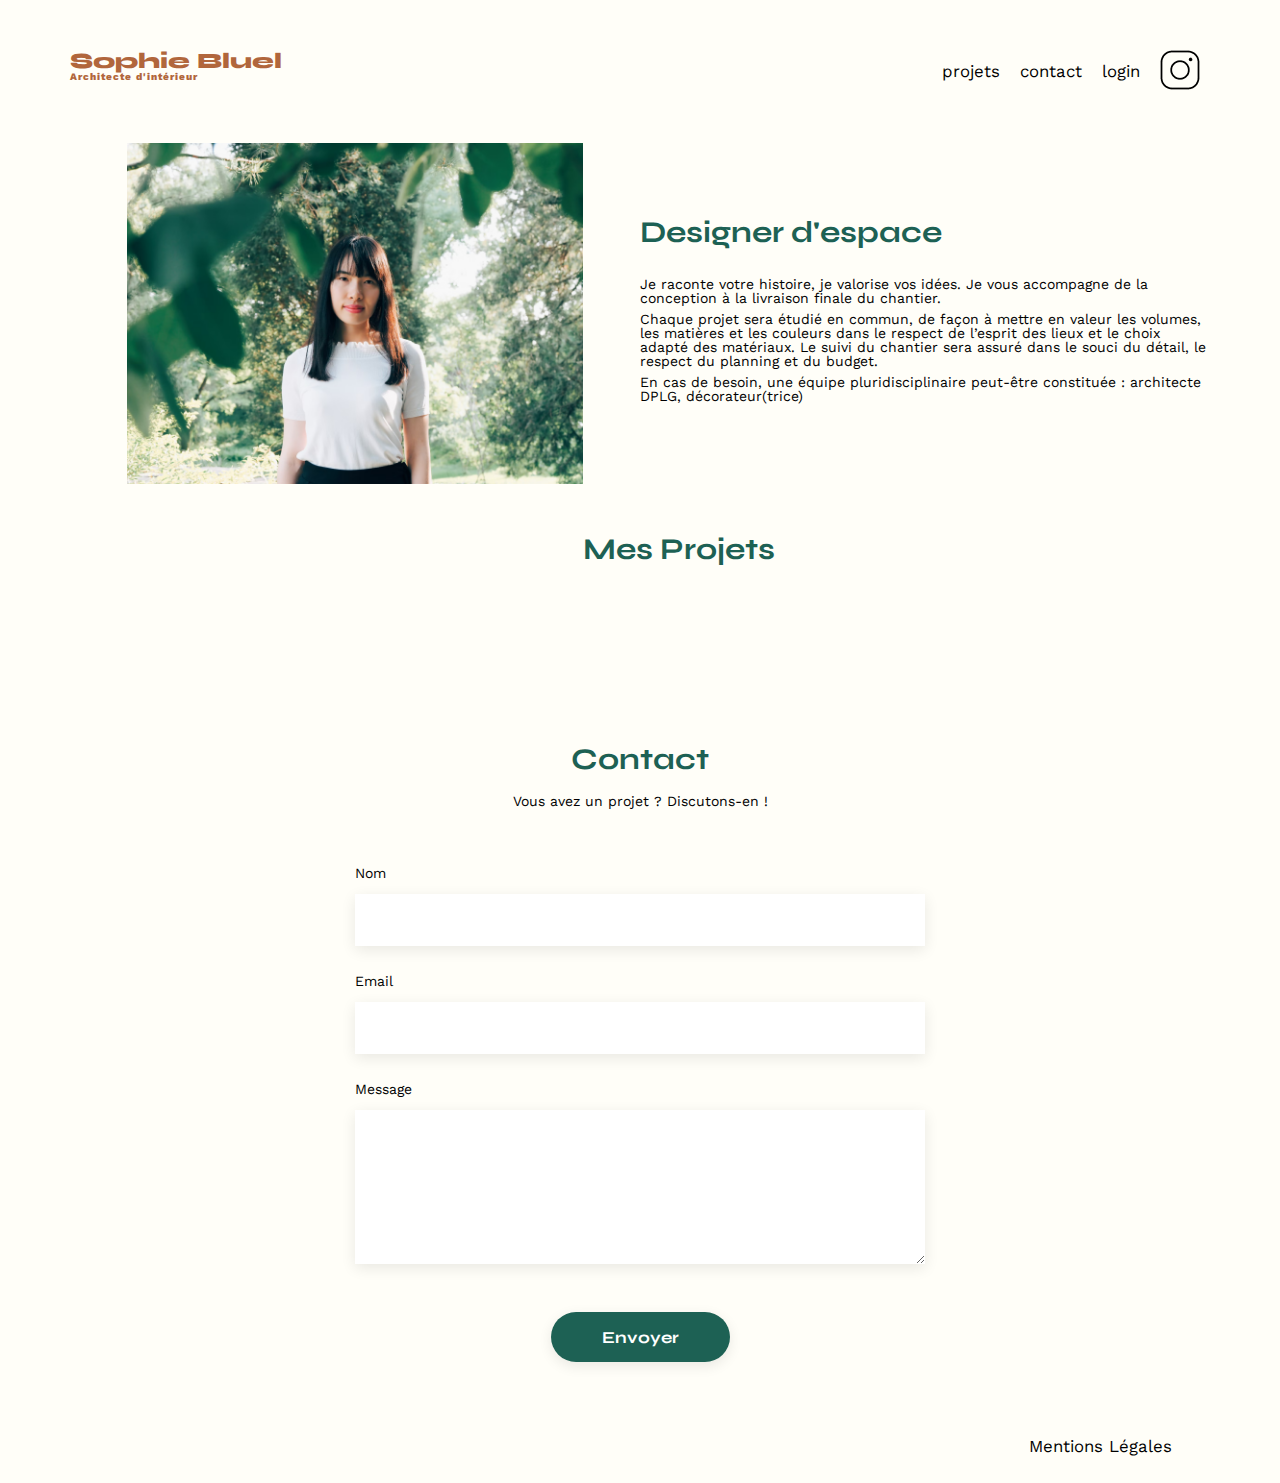
<file: FrontEnd/index.html>
<!DOCTYPE html>
<html lang="fr">
<head>
	<meta charset="UTF-8">
	<title>Sophie Bluel - Architecte d'intérieur</title>
	<meta name="viewport" content="width=device-width, initial-scale=1.0">
	<link rel="preconnect" href="https://fonts.googleapis.com">
	<link rel="preconnect" href="https://fonts.gstatic.com" crossorigin>
	<link href="https://fonts.googleapis.com/css2?family=Syne:wght@700;800&family=Work+Sans&display=swap" rel="stylesheet">
	<link rel="stylesheet" href="https://cdnjs.cloudflare.com/ajax/libs/font-awesome/6.3.0/css/all.min.css">
	<meta name="description" content="portfolio">
	<link rel="stylesheet" href="./assets/style.css">
	
	

</head>
<body>
	<!--banniere-->
	<div id="editBanner" class="edit-banner">
        <p id="openModal" class="icon-banner"><i class="fa-regular fa-pen-to-square" aria-hidden="true"></i> Mode Edition</p>
    </div>
	<!--header navigation-->
<header>
	<h1>Sophie Bluel <span>Architecte d'intérieur</span></h1>
        <nav>
            <ul>
                <li><a href="#portfolio">projets</a></li>
                <li><a href="#contact">contact</a></li>
                <li id="login-link" class="login-link"><a href="./login.html">login</a></li>
                <li id="logout-link" class="logout"><a href="#">logout</a></li>
                <li><img src="./assets/icons/instagram.png" alt="Instagram"></li>
            </ul>
        </nav>
</header>
<!--introduction-->
<main>
	<div id="introduction">
		<figure>
			<img src="./assets/images/sophie-bluel.png" alt="">
		</figure>
		<article>
			<h2>Designer d'espace</h2>
			<p>Je raconte votre histoire, je valorise vos idées. Je vous accompagne de la conception à la livraison finale du chantier.</p>
			<p>Chaque projet sera étudié en commun, de façon à mettre en valeur les volumes, les matières et les couleurs dans le respect de l’esprit des lieux et le choix adapté des matériaux. Le suivi du chantier sera assuré dans le souci du détail, le respect du planning et du budget.</p>
			<p>En cas de besoin, une équipe pluridisciplinaire peut-être constituée : architecte DPLG, décorateur(trice)</p>
		</article>
	</div>
<!-- MODAL GALLERIE TRAVAUX ET SUPPRESSION -->
	<div class="modal-overlay">
		<section id="modal" class="modal" aria-modal="false" role="dialog">
			<div id="modal-content" class="modal-content">
				<i class="fa-solid fa-xmark js-modal-close close-icon"></i>
				<h3>Galerie photo</h3>
			<div class="gallery-modal" id="modal-gallery"></div>
			<div class="add">
				<button type="button" id="new-photo">Ajouter une photo</button>
			</div>
			</div>
		</section>
	</div>
<!-- MODAL AJOUT IMAGES -->
<section id="modalAdd" class="modal" aria-modal="false" role="dialog">
<div class="modalAdd-overlay"></div>
<div id="modal-content2" class="modal-content">
	<i class="fa-solid fa-xmark js-modal-close close-icon" id="closeIconModal2"></i>
	<a href="#" id="backToGallery"><i class="fa fa-light fa-arrow-left" aria-hidden="true"></i></a>
	<h3 class="modalTitle">Ajout Photo</h3>
	<div class="add-picture">
		<i class="fa fa-thin fa-image faAddImgSquare"></i>
		<!-- FORMULAIRE -->
		<form id="newWork">
			<div id="image-preview-container">
				<label for="add-photo-input" id="file" class="custom-button-label">
					<span class="custom-button">+ Ajouter photo</span>
				</label>
				<input type="file" id="add-photo-input" name="image" class="custom-button" accept="image/*">
			</div>
			<p class="info">jpg, png : 4mo max</p>
		</form>
	</div>
	<h4>Titre</h4>
	<input type="text" name="photo-title" id="photo-title">
	<!-- PARTIE CATEGORIE POUR AJOUT DES TRAVAUX -->
	<h4>Catégorie</h4>
	<select id="category-select"></select><!-- Options générées dynamiquement avec JavaScript -->
	<button type="submit" id="valid">Valider</button>
</div>
</section>
<!-- PROJET PAGE D'ACCUEIL ET FILTRES-->
<section id="portfolio">
	<div class="modify">
		<h2>Mes Projets</h2>
		<div class="icon-modify admin-only">
			<i class="fa-regular fa-pen-to-square"></i>
			<a class="js-modal-trigger" href="#modal">modifier</a>
		</div>
	</div>
	<div class="filters"><!--generer dynamiquement avec javascript-->
	</div>
	<div class="gallery"><!--generer dynamiquement avec javascript-->
	</div>
</section>
<!--PARTIE CONTACT-->
<section id="contact">
	<h2>Contact</h2>
	<p>Vous avez un projet ? Discutons-en !</p>
	<form action="#" method="post">
		<label for="name">Nom</label>
		<input type="text" name="name" id="name">
		<label for="email">Email</label>
		<input type="email" name="email" id="email">
		<label for="message">Message</label>
		<textarea name="message" id="message" cols="30" rows="10"></textarea>
		<input type="submit" value="Envoyer">
	</form>
</section>
</main>
<footer>
<nav>
	<ul>
		<li>Mentions Légales</li>
	</ul>
</nav>
</footer>
<script src="./javascript/projects.js"></script>
<script src="./javascript/modal.js"></script>
</body>
</html>
</file>
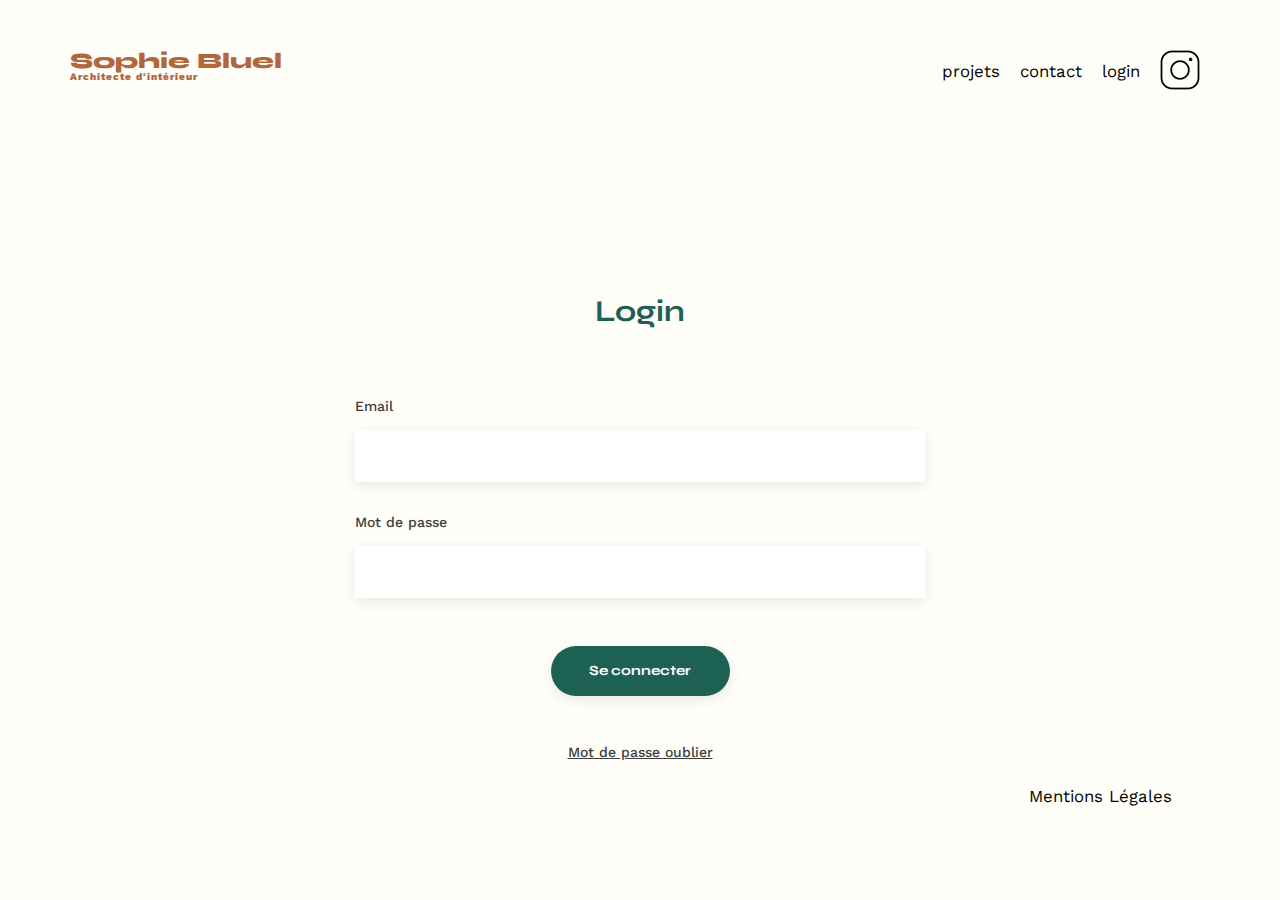
<file: FrontEnd/login.html>
<!DOCTYPE html>
<html lang="fr">
<head>
	<meta charset="UTF-8">
	<title>Sophie Bluel - Architecte d'intérieur</title>
	<meta name="viewport" content="width=device-width, initial-scale=1.0">
	<link rel="preconnect" href="https://fonts.googleapis.com">
	<link rel="preconnect" href="https://fonts.gstatic.com" crossorigin>
	<link href="https://fonts.googleapis.com/css2?family=Syne:wght@700;800&family=Work+Sans&display=swap" rel="stylesheet">
	<meta name="description" content="">
	<link rel="stylesheet" href="./assets/style.css">
	
	
	<title>login</title>
</head>
<body>
    <header>
        <h1>Sophie Bluel <span>Architecte d'intérieur</span></h1>
        <nav>
            <ul>
                <li>projets</li>
                <li>contact</li>
                <li>login</li>
                <li><img src="./assets/icons/instagram.png" alt="Instagram"></li>
            </ul>
        </nav>
    </header>
<main>
    <section id="login">
        <h2 class="login_title">Login</h2>
        <form action="#" method="post">
            <label for="email">Email</label>
            <input type="email" id="email" name="email" placeholder="" required>
            <label for="pass">Mot de passe</label>
            <input type="password" id="pass" name="password" minlength= required />
            <input type="submit" value="Se connecter" />
            <a class="mp-forget" href=""> Mot de passe oublier</a>
        </form>
    </section>
</main>
<footer>
    <nav>
        <ul>
            <li>Mentions Légales</li>
        </ul>
    </nav>
</footer>
<script src="./javascript/login.js" defer ></script>
</body>
</html>
</file>
<file: FrontEnd/assets/style.css>
/* http://meyerweb.com/eric/tools/css/reset/
   v2.0 | 20110126
   License: none (public domain)
*/

html, body, div, span, applet, object, iframe,
h1, h2, h3, h4, h5, h6, p, blockquote, pre,
a, abbr, acronym, address, big, cite, code,
del, dfn, em, img, ins, kbd, q, s, samp,
small, strike, strong, sub, sup, tt, var,
b, u, i, center,
dl, dt, dd, ol, ul, li,
fieldset, form, label, legend,
table, caption, tbody, tfoot, thead, tr, th, td,
article, aside, canvas, details, embed,
figure, figcaption, footer, header, hgroup,
menu, nav, output, ruby, section, summary,
time, mark, audio, video {
	margin: 0;
	padding: 0;
	border: 0;
	font-size: 100%;
	font: inherit;
	vertical-align: baseline;
}
/* HTML5 display-role reset for older browsers */
article, aside, details, figcaption, figure,
footer, header, hgroup, menu, nav, section {
	display: block;
}
body {
	line-height: 1;
}
ol, ul {
	list-style: none;
}
blockquote, q {
	quotes: none;
}
blockquote:before, blockquote:after,
q:before, q:after {
	content: '';
	content: none;
}
table {
	border-collapse: collapse;
	border-spacing: 0;
}
/** end reset css**/
body {
	max-width: 1140px;
	margin:auto;
	font-family: 'Work Sans' ;
	font-size: 14px;
  background-color: #FFFEF8;
}
header {
	display: flex;
	justify-content: space-between;
	margin: 50px 0
}
section {
	margin: 50px 0
}

h1{
	display: flex;
	flex-direction: column;
	font-family: 'Syne';
	font-size: 22px;
	font-weight: 800;
	color: #B1663C
}

h1 > span {
	font-family: 'Work Sans';
	font-size:10px;
	letter-spacing: 0.1em;
;
}

h2{
	font-family: 'Syne';
	font-weight: 700;
	font-size: 30px;
	color: #1D6154
}
nav ul {
	display: flex;
	align-items: center;
	list-style-type: none;

}
nav li {
	padding: 0 10px;
	font-size: 1.2em;
}

li:hover {
	color: #B1663C;
}
#introduction {
	display: flex;
	align-items: center;
}
#introduction figure {
	flex: 1
}
#introduction img {
	display: block;
	margin: auto;
	width: 80%;
}

#introduction article {
	flex: 1
}
#introduction h2 {
	margin-bottom: 1em;
}

#introduction p {
	margin-bottom: 0.5em;
}
#portfolio h2 {
	text-align: center;
	margin-bottom: 1em;
}
.gallery {
	width: 100%;
	display: grid;
	grid-template-columns: 1fr 1fr 1fr;
	grid-column-gap: 20px;
	grid-row-gap: 20px;
}

.gallery img {
	width: 100%;

}
#contact {
	width: 50%;
margin: auto;
}
#contact > * {
	text-align: center;

}
#contact h2{
	margin-bottom: 20px;
}
#contact form {
	text-align: left;
	margin-top:30px;
	display: flex;
	flex-direction: column;
}

#contact input {
	height: 50px;
	font-size: 1.2em;
	border: none;
	box-shadow: 0px 4px 14px rgba(0, 0, 0, 0.09);
}
#contact label {
	margin: 2em 0 1em 0;
}
#contact textarea {
	border: none;
	box-shadow: 0px 4px 14px rgba(0, 0, 0, 0.09);
}
/*filters*/
.filters {
	display: flex;
  justify-content: center;
	align-items: center;
	margin-bottom: 50px;
	margin-top: 50px;
  gap: 10px;

  }
  

.btn {
    font-family: "Syne";
    font-size: 16px;
    font-weight: 700;
    background-color: white;
    border: 1px solid #1d6154;
    border-radius: 60px;
    color: #1d6154;
    padding: 8px 15px;
    cursor: pointer;
    width: auto;
    
   }
  
  .btn-active { 
    font-family: "Syne";
    font-size: 16px;
    font-weight: 700;
    background-color: #1d6154;
    border: 1px solid #1d6154;
    border-radius: 60px;
    color: white;
    padding: 8px 15px;
    cursor: pointer;
  }




input[type="submit"] {
  font-family: "Syne";
  font-weight: 700;
  color: white;
  background-color: #1d6154;
  margin: 2em auto;
  width: 180px;
  text-align: center;
  border-radius: 60px;
}

footer nav ul {
  display: flex;
  justify-content: flex-end;
  margin: 2em;
}

/*MODALE*/

.modal-overlay,
.modalAdd-overlay {
  position: fixed;
  top: 0;
  left: 0;
  width: 100%;
  height: 100%;
  background-color: rgba(0, 0, 0, 0.5);
  display: none;
  z-index: 1; 
}



#modal,
#modalAdd {
	position: fixed;
	z-index: 1;
	left: 0;
	top: 0;
	width: 100%;
	height: 100%;
	overflow: auto;
  display: none;
  }
  
  #modal-content,
  #modal-content2{
	background-color: #fff;
	margin: 15% auto;
	padding: 20px;
	border: 1px solid #888;
	border-radius: 10px;
	width: 80%;
	max-width: 650px;
	text-align: center;
	position: relative;
	display: flex;
	flex-direction: column;
	align-items: center;
  }
  .modal {
    display: none;
    /* Autres styles pour la modale */
}

.modify {
  display: flex;
  text-decoration: none;
  text-align: center;
  margin-bottom: 1em;
  color: black;
  margin-left: 45%;
	
}

.icon-modify{
  margin-top: 10px;
  margin-left: 35px;
}


h3{
  color: #000;
  text-align: center;
  font-family: Work Sans;
  font-size: 26px;
  font-style: normal;
  font-weight: 400;
  line-height: normal;
  margin-top: 35px;
  margin-bottom: 40px;
}

.close-icon {
  position: absolute;
  top: 20px;
  right: 20px;
  width: 24px;
  height: 24px;
  cursor: pointer;
}


.gallery-modal figcaption {
  display: none;
}

.gallery-modal{
  display: grid;
  grid-template-columns: 1fr 1fr 1fr 1fr 1fr;
  grid-row-gap: 8px;
  margin-top: 5px;
  
}

.gallery-modal img {
  position: relative;
  width: 91%;
  object-position: center;
  object-fit: cover;
  height: 13vh;
  }


#new-photo {
  width: 237px;
  height: 36px;
  flex-shrink: 0;
  border-radius: 60px;
  background: #1D6154;
  color: #FFF;
  text-align: center;
  font-family: Syne;
  font-size: 14px;
  border-top: 1px solid #B3B3B3;
  cursor: pointer;
  border-style: none;
  margin-top: 40px;
  margin-bottom: 20px;
}

.add {
  display: flex;
  flex-direction: column;
  align-items: center;
  justify-content: center;
  width: 80%;
  border-top: 1px solid #B3B3B3;
}





/*DEUXIEME MODAL AJOUTS DE PHOTOS*/
.faAddImgSquare{
  color: #B9C5CC;
  font-size: 5em;
  font-family: "Font Awesome 6 Free";
  font-weight: 400;
  padding-top: 10px;

}

.add-picture{
  position: relative;
  width: 420px;
  height: 194px;
  flex-shrink: 0;
  border-radius: 3px;
  background: #E8F1F6;
}



#add-photo-button{
  text-align: center;
  color: #FFF;
  font-family: Syne;
  width: 237px;
  height: 36px;
  border-radius: 60px;
  background: #A7A7A7;

}

h4 {
  color: #3D3D3D;
  font-size: 14px;
  margin: 2em 0 1em 0
}

#photo-title,
#category-select {
  height: 50px;
  width: 420px;
  font-size: 1.2em;
  border: none;
  box-shadow: 0px 4px 14px rgba(0, 0, 0, 0.09);
  background-color: white;
}

#backToGallery {
  position: absolute;
  left: 1pc;
}

.info {
  margin-top: 5px;
  color: #444;
  text-align: center;
  font-size: 10px;
  line-height: normal;
}

#valid {
  width: 230px;
  height: 36px;
  border-radius: 60px;
  background: #A7A7A7;
  border-style: none;
  color: #FFF;
  text-align: center;
  font-family: Syne;
  font-size: 14px;
  margin: 75px 198px 55px 195px;
  cursor: pointer;
}


.edit-banner {
 height: 3.5rem;
 width: 100vw;
 margin-left: calc(50% - 50vw);
 background: #000;
 display: none;
 flex-direction: row;
 gap: 1rem;
 justify-content: center;
 align-items: center;
 font-family: 'work sans';
 font-size: 1rem;
 font-weight: 400;
 color: #FFF;
}




.edit-banner p,
.icon-banner i {
  color: #FFF;
  text-align: center;
  font-size: 16px;
  font-style: normal;
  font-weight: 400;
  line-height: normal;
  cursor: pointer;
  padding-top: 10px;
}

a {
  text-decoration: inherit;
  color: inherit;
}



.modal-delete-icon {
  display: none;
}


.image-container {
  position: relative;
  margin: 10px; 
}
.delete-icon {
  background-color: #000;
  border-radius: 2px;
  font-size: 10px;
  padding-top: 4px;
  width: 16px;
  height: 12px;
  flex-shrink: 0;
  position: absolute;
  top: 6px;
  right: 6px;
  cursor: pointer;
  color: white;

}

/*PARTIE ADMINISTRATEUR*/
 
#image-preview-container img { 
  width: 129px;
  height: 193px;
  top: 1px;
  position: absolute;
  left: 145px;

}


/* Masquer le bouton de téléchargement d'image par défaut */
#add-photo-input {
  display: none;
}

/* Style pour le bouton de téléchargement d'image personnalisé */
.custom-button-label {
  display: inline-block;
  padding: 10px 15px;
  border-radius: 50px;
  background: #CBD6DC;
  cursor: pointer;
}

/* Style pour le texte du bouton personnalisé */
.custom-button {
  display: inline-block;
  width: 173px;
  height: 36px;
  line-height: 36px;
  color: #306685;
}

#logout-link{
  display: none;
}

/*login*/
#login {
    width: 50%;
    margin: auto;
    padding-top: 150px; 
}

.login_title {
  display: flex;
  justify-content: center;
  margin-bottom: 37px;
  color: #1D6154;
  text-align: center;
  font-family: Syne;
  font-size: 30px;
  font-style: normal;
  font-weight: 700;
  line-height: normal;
}

#login form {
  text-align: left;
  margin-top: 37px;
  display: flex;
  flex-direction: column;
}

#login input {
  height: 50px;
  font-size: 14px;
  border: none;
  box-shadow: 0px 4px 14px rgba(0, 0, 0, 0.09);

}

#login p {
  color: red;
}

input[type="submit"] {
  margin: 48px auto;
  border-radius: 60px;
  background: #1D6154;
  width: 179px;
  height: 36px;
  flex-shrink: 0;
  color: #FFF;
  text-align: center;
  font-family: Syne;

}

#login label {
  margin: 32px 0 16px 0;
  color: #3D3D3D;
  font-family: Work Sans;
  font-size: 14px;
  font-style: normal;
  font-weight: 500;
  line-height: normal;
}

.mp-forget {
  display: block;
  margin: auto;
  color: #3d3d3d;
  font-family: Work Sans;
  font-size: 14px;
  font-style: normal;
  font-weight: 500;
  line-height: normal;
  text-decoration-line: underline;
}
</file>
